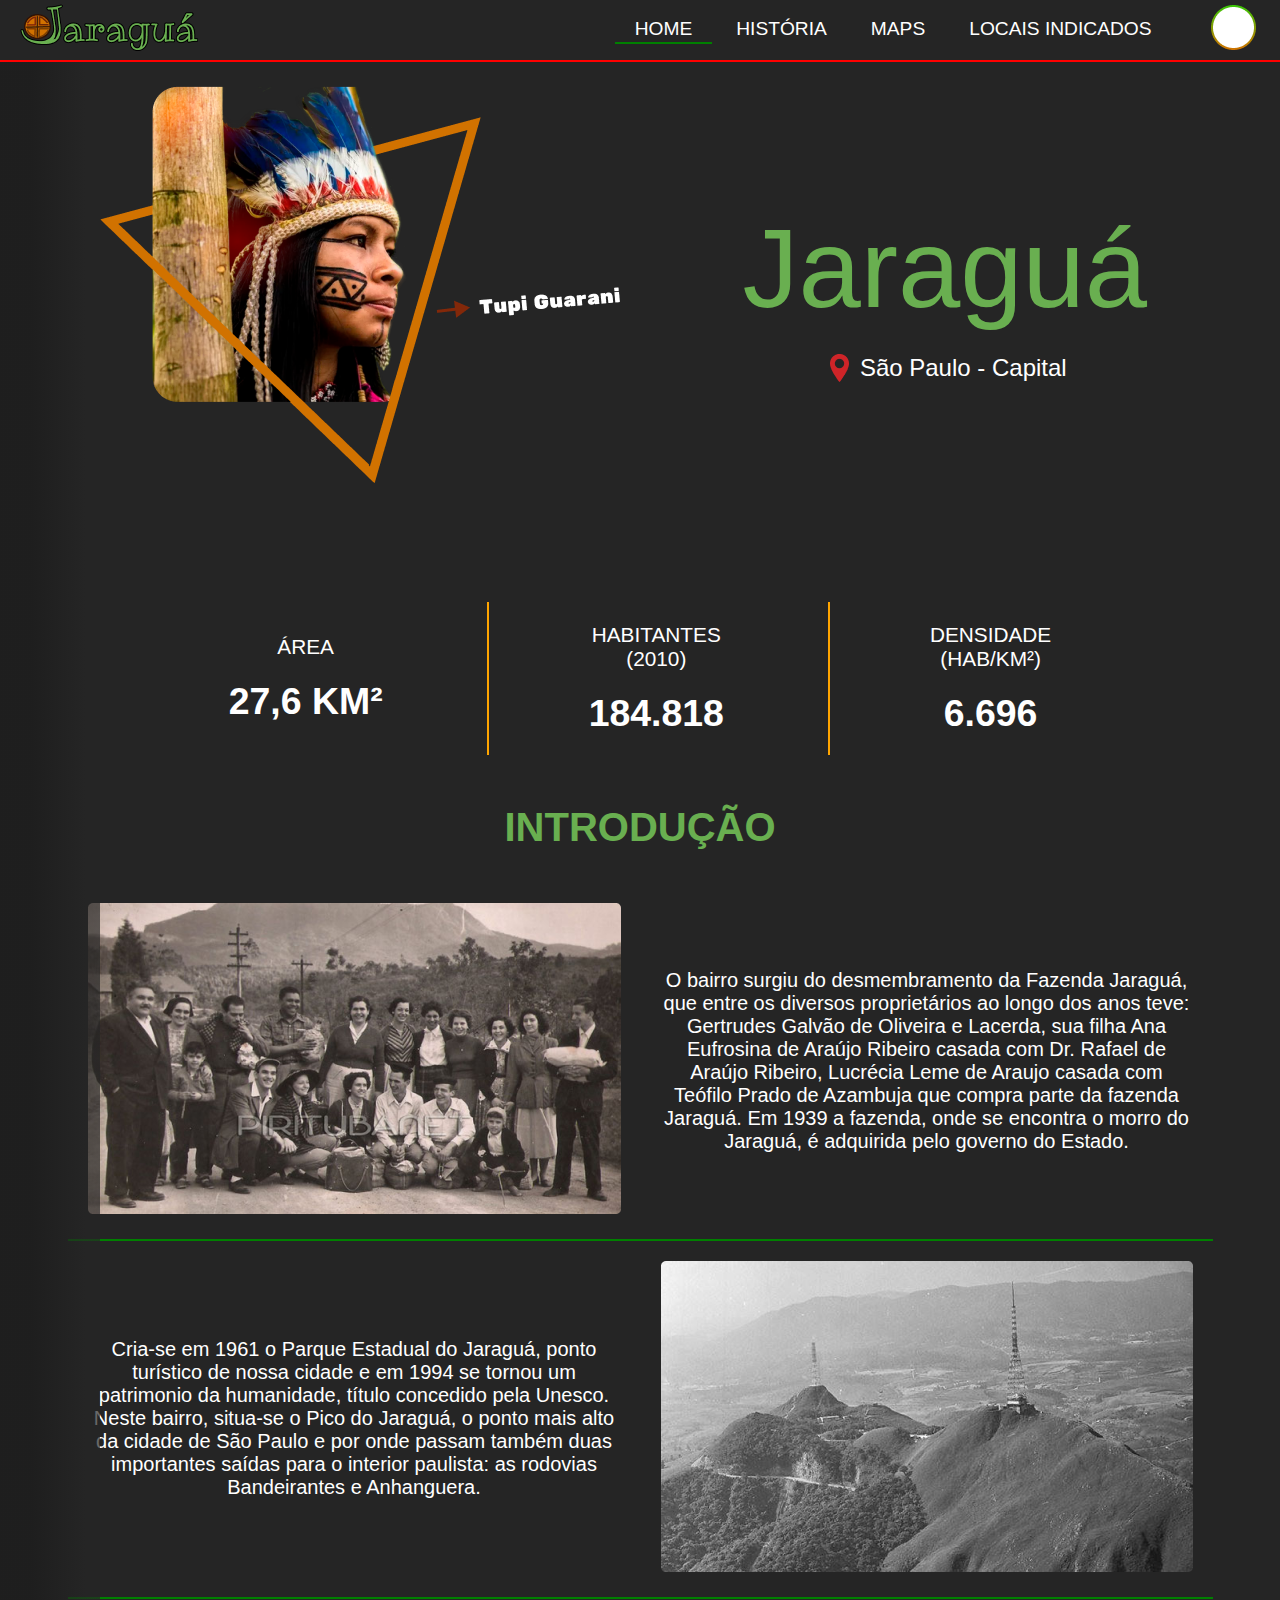
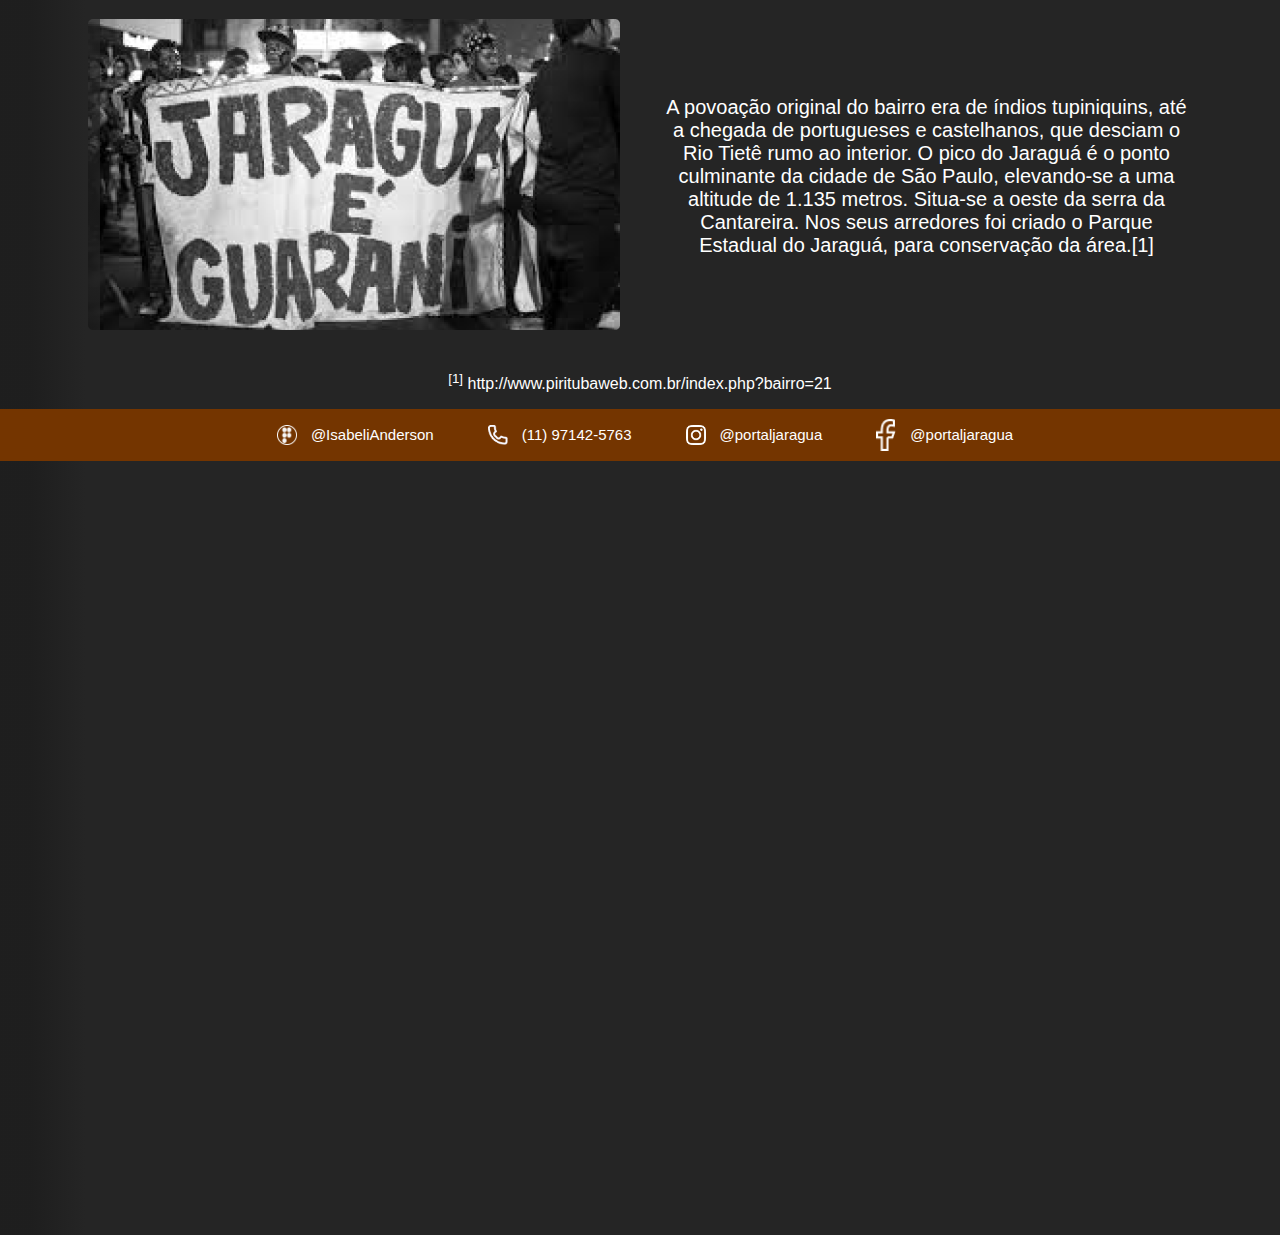
<file: site organizado/index.html>
<!DOCTYPE html><!--fonte-->
<html lang="pt-Br">
<head>
    <meta charset="UTF-8">
    <meta http-equiv="X-UA-Compatible" content="IE=edge">
    <meta name="viewport" content="width=device-width, initial-scale=1.0">
    <link href="http://fonts.cdnfonts.com/css/ribeye" rel="stylesheet">
    <link href="http://fonts.cdnfonts.com/css/ribeye-marrow" rel="stylesheet">   
    <link href="http://fonts.cdnfonts.com/css/inter" rel="stylesheet">            
    <link href="http://fonts.cdnfonts.com/css/imprima" rel="stylesheet"> 
    <link rel="stylesheet" href="style/menu.css">
    <link rel="stylesheet" href="style/home.css">
    <link rel="stylesheet" href="style/rodape.css">
    <link rel="shortcut icon" href="img/MENU E BASE IMG/icon.png" type="image/x-icon">
    <title>Site do Bairro</title>
    <style>
        nav li:nth-child(1){
            border-bottom: 2px solid green;
        }
        aside{
            height: 315%;
        }
    </style>
</head>
<body>
    <header>
        <div class="logo">
            <img src="img/MENU E BASE IMG/LOGO.png" alt="">
        </div>
        <nav>
            <ul>
                <li><a href="index.html">Home</a></li>
                <li><a href="historia.html">História</a></li>
                <li><a href="maps.html">Maps</a></li>
                <li><a href="locais.html">Locais Indicados</a></li>
            </ul>
        </nav>
        <div>
            <a href="logar.html"><img src="img/MENU E BASE IMG/ICON LOGIN.png" alt="" class="login"></a>
        </div>
    </header>
    <aside></aside>
    <main>
        <section>
            <div>
                <img src="img/MENU E BASE IMG/India.png" alt="">
            </div>
            <div>
                <h1>Jaraguá</h1>
                <div class="local">
                    <img src="img/MENU E BASE IMG/ICON LOCAL.png" alt="">
                    <p>São Paulo - Capital</p>
                </div>
            </div>
        </section>
        <section class="indice">
            <div>
                <ul>
                    <li>
                        <p>Área</p>
                        <p><span>27,6 km²</span></p>
                    </li>
                    <li>
                        <p>Habitantes<br>(2010)</p>
                        <p><span>184.818</span></p>
                    </li>
                    <li>
                        <p>Densidade<br>(hab/Km²)</p>
                        <p><span>6.696</span></p>
                    </li>
                </ul>
            </div>
        </section>
        <article>
            <h2>introdução</h2>
            <table id="home">
                <tr>
                    <td>
                        <img src="img/HOME IMG/IMG 1.png" alt="">
                    </td>
                    <td>
                        <p>O bairro surgiu do desmembramento da Fazenda Jaraguá, que entre os diversos proprietários ao longo dos anos teve: Gertrudes Galvão de Oliveira e Lacerda, sua filha Ana Eufrosina de Araújo Ribeiro casada com Dr. Rafael de Araújo Ribeiro, Lucrécia Leme de Araujo casada com Teófilo Prado de Azambuja que compra parte da fazenda Jaraguá. Em 1939 a fazenda, onde se encontra o morro do Jaraguá, é adquirida pelo governo do Estado.
                        </p>
                    </td>
                </tr>
                <tr>
                    <td>
                        <p>Cria-se em 1961 o Parque Estadual do Jaraguá, ponto turístico de nossa cidade e em 1994 se tornou um patrimonio da humanidade, título concedido pela Unesco.

                            Neste bairro, situa-se o Pico do Jaraguá, o ponto mais alto da cidade de São Paulo e por onde passam também duas importantes saídas para o interior paulista: as rodovias Bandeirantes e Anhanguera.</p>
                    </td>
                    <td>
                        <img src="img/HOME IMG/IMG 2.png" alt="">
                    </td>
                </tr>
                <tr>
                    <td>
                        <img src="img/HOME IMG/IMG 3.png" alt="">
                    </td>
                    <td>
                        <p>A povoação original do bairro era de índios tupiniquins, até a chegada de portugueses e castelhanos, que desciam o Rio Tietê rumo ao interior.
                            O pico do Jaraguá é o ponto culminante da cidade de São Paulo, elevando-se a uma altitude de 1.135 metros. Situa-se a oeste da serra da Cantareira. Nos seus arredores foi criado o Parque Estadual do Jaraguá, para conservação da área.[1]
                            </p>
                    </td>
                </tr>
            </table>
            <p class="fonte"><sup>[1]</sup> http://www.piritubaweb.com.br/index.php?bairro=21</p>
        </article>
    </main>
    <footer>
        <div>
            <img src="img/RODAPÉ/Figma Logo.png" alt="">
            <p><a href="https://www.figma.com/@isabelianderson">@IsabeliAnderson</a></p>
        </div>
        <div>
            <img src="img/RODAPÉ/icon.png" alt="">
            <p><a href="tel:11971425763">(11) 97142-5763</a></p>
        </div>
        <div>
            <img src="img/RODAPÉ/icon insta.png" alt="">
            <p><a href="https://www.instagram.com/portaljaragua/">@portaljaragua</a></p>
        </div>
        <div>
            <img src="img/RODAPÉ/Facebook.png" alt="">
            <p><a href="https://www.facebook.com/portaljaragua">@portaljaragua</a></p>
        </div>
    </footer>
</body>
</html
</file>
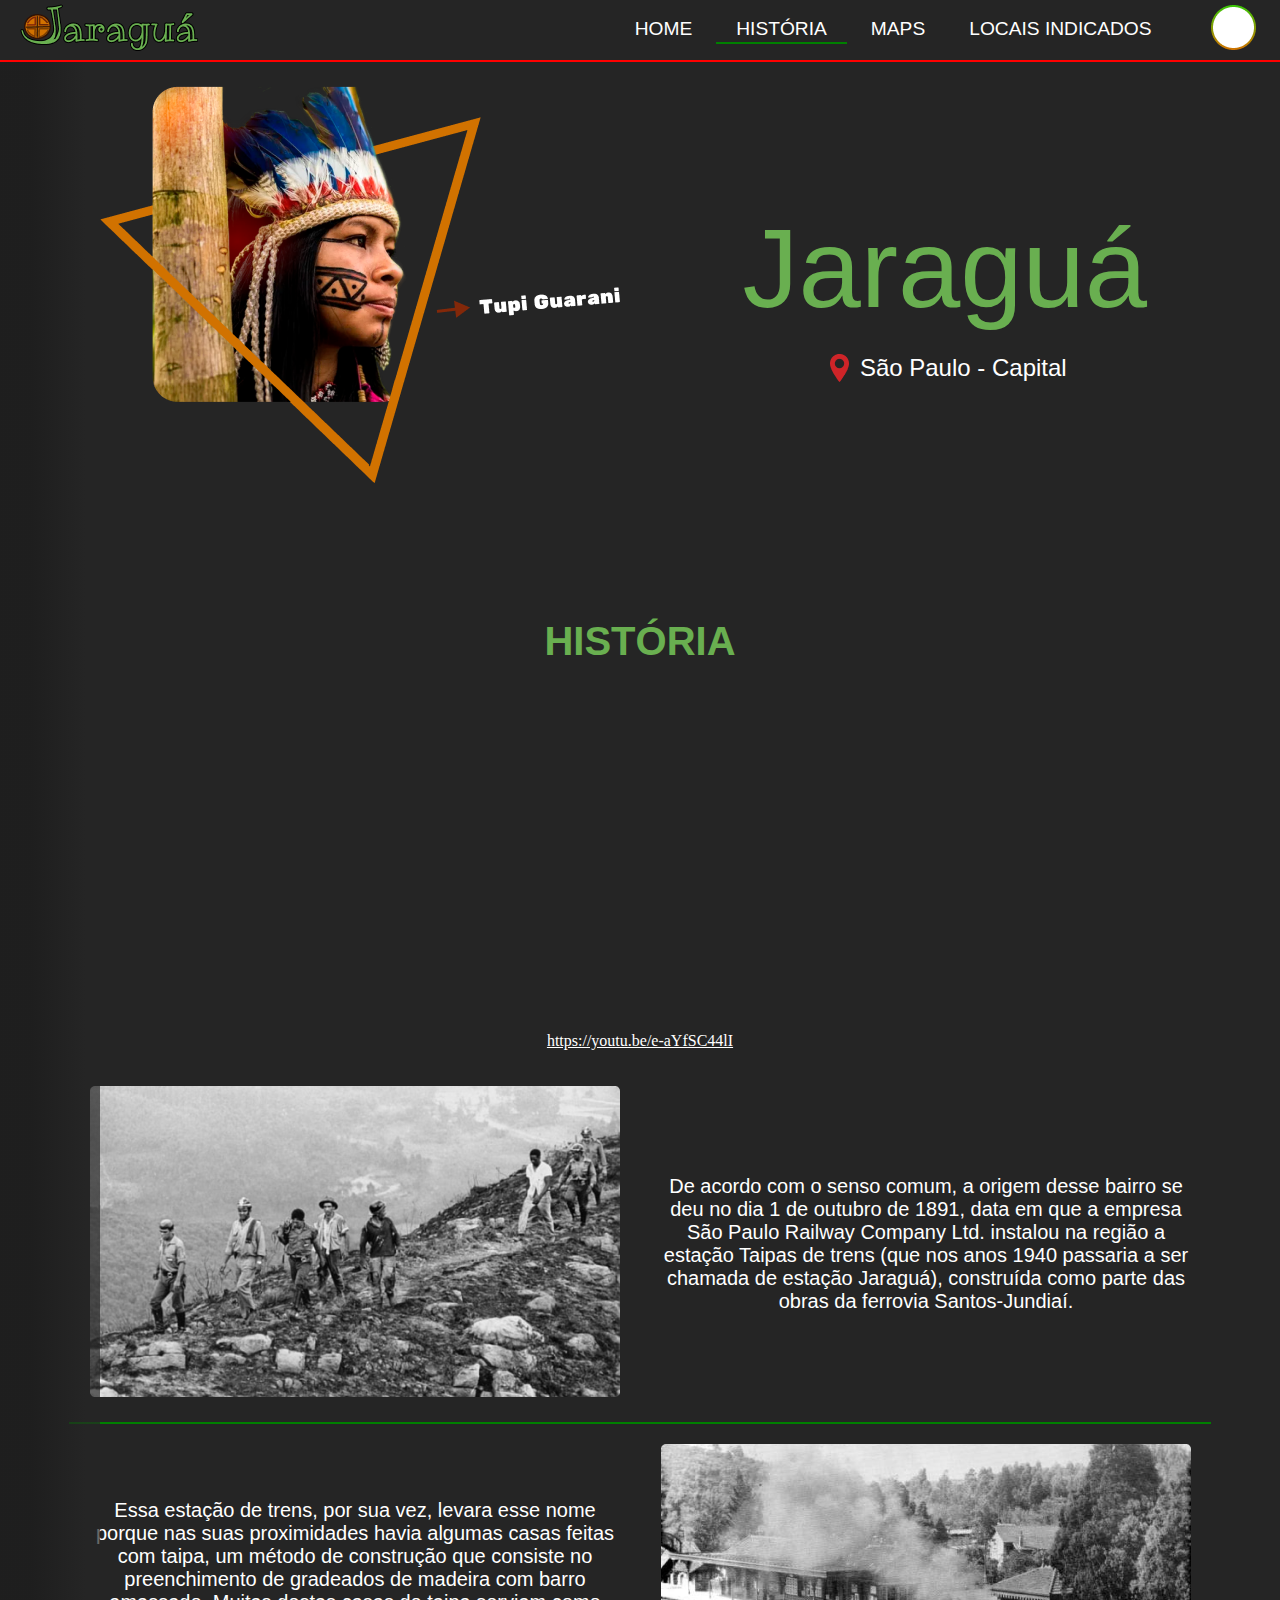
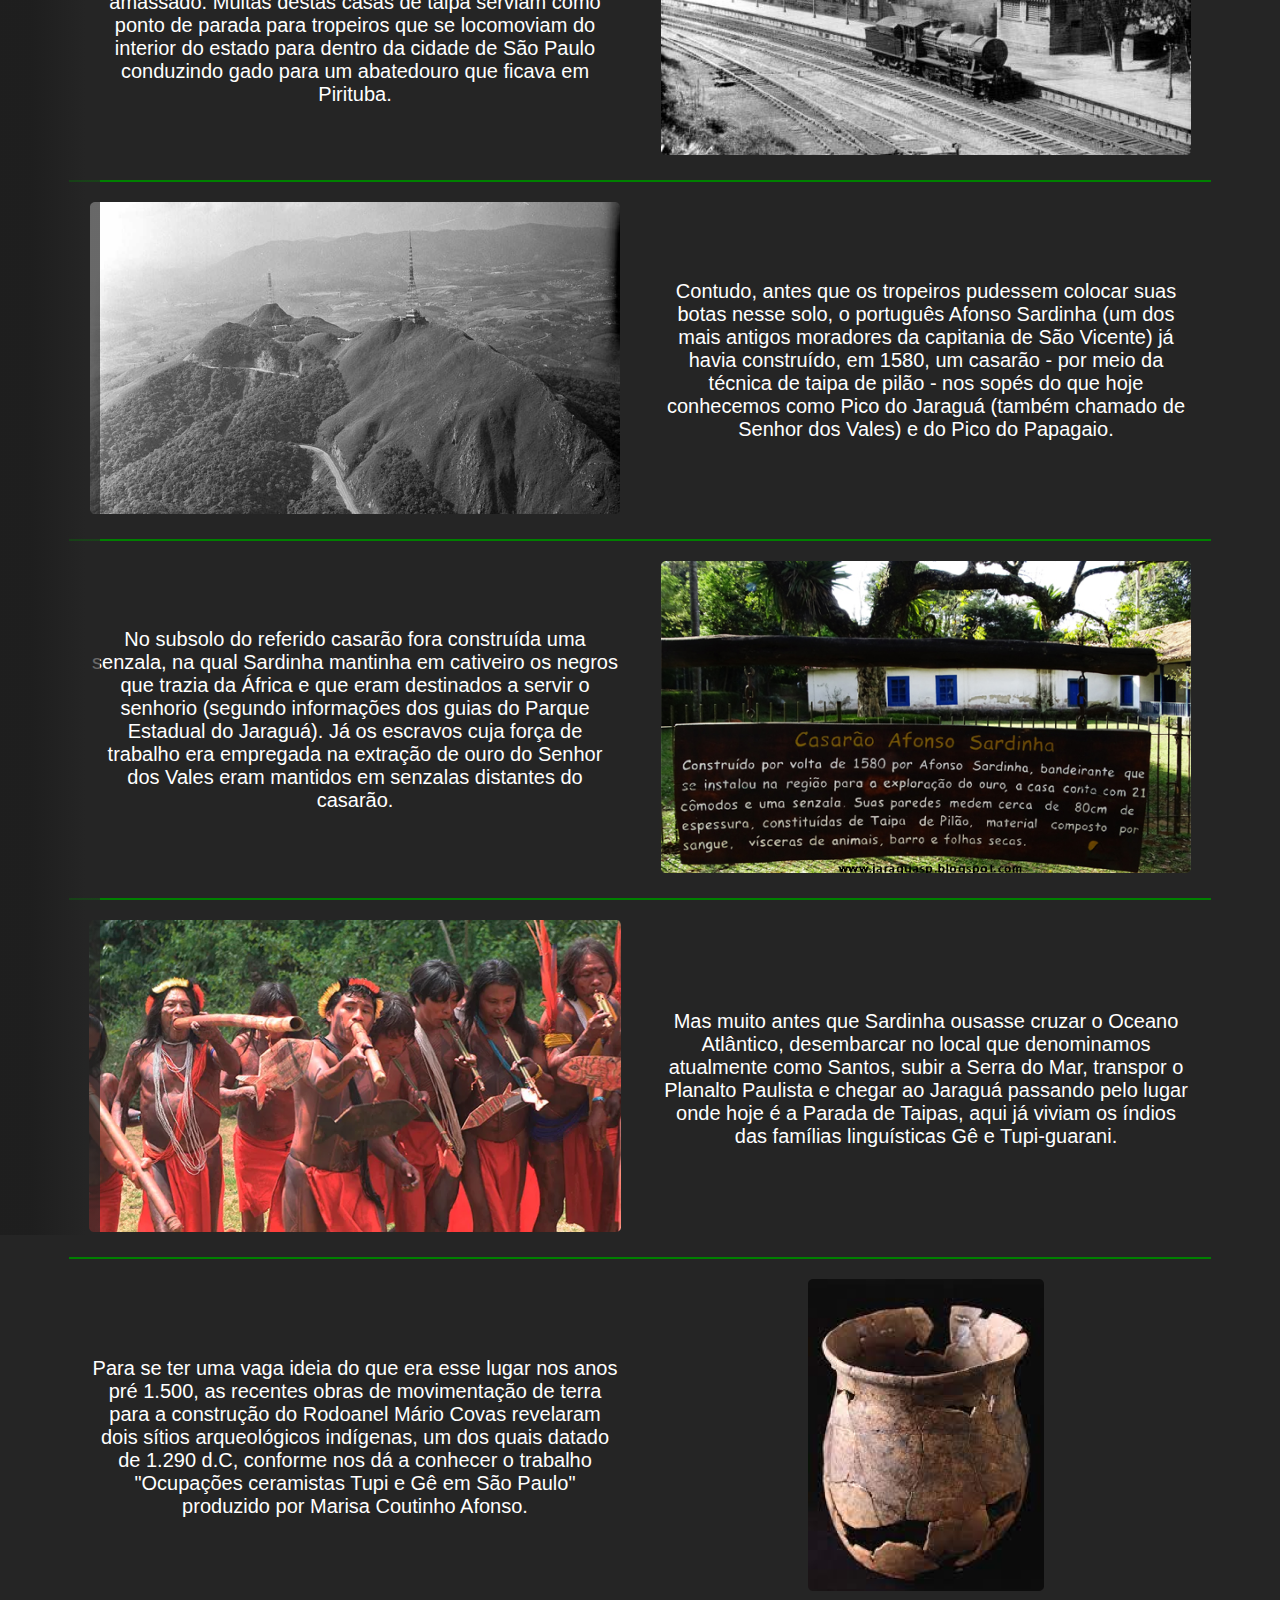
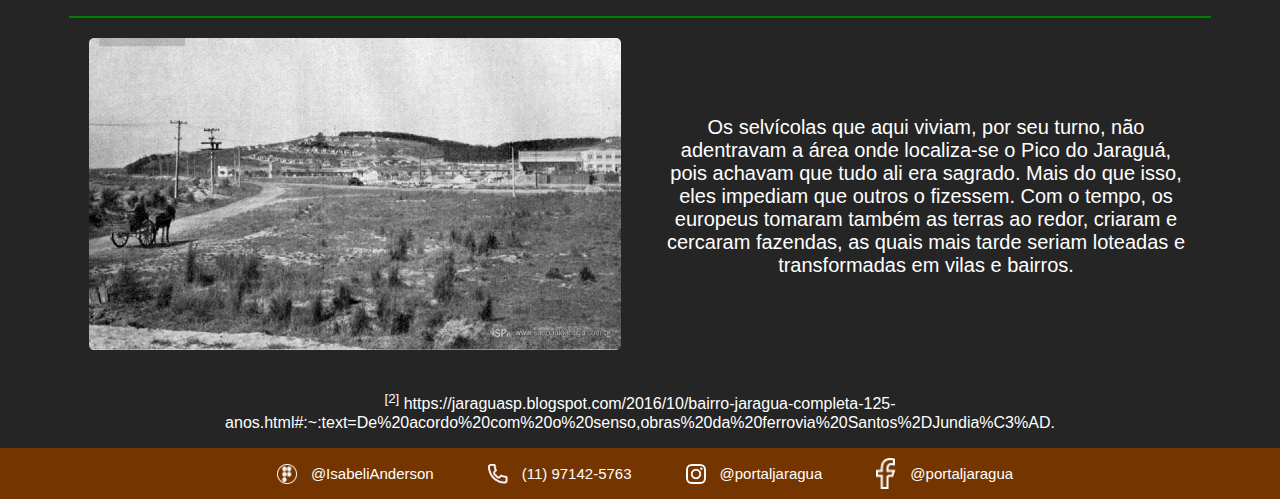
<file: site organizado/historia.html>
<!DOCTYPE html>
<html lang="pt-Br">
  <head>
    <meta charset="UTF-8" />
    <meta http-equiv="X-UA-Compatible" content="IE=edge" />
    <meta name="viewport" content="width=device-width, initial-scale=1.0" />
    <link href="http://fonts.cdnfonts.com/css/ribeye" rel="stylesheet" />
    <link href="http://fonts.cdnfonts.com/css/ribeye-marrow" rel="stylesheet" />
    <link href="http://fonts.cdnfonts.com/css/inter" rel="stylesheet" />
    <link href="http://fonts.cdnfonts.com/css/imprima" rel="stylesheet" />
    <link rel="stylesheet" href="style/menu.css" />
    <link rel="stylesheet" href="style/historia.css" />
    <link rel="stylesheet" href="style/rodape.css" />
    <link rel="shortcut icon" href="img/MENU E BASE IMG/icon.png" type="image/x-icon">
    <title>Site do Bairro</title>
    <style>
      nav li:nth-child(2) {
        border-bottom: 2px solid green;
      }
      aside {
        height: 315%;
      }
    </style>
  </head>
  <body>
    <header>
      <div class="logo">
        <img src="img/MENU E BASE IMG/LOGO.png" alt="" />
      </div>
      <nav>
        <ul>
          <li><a href="index.html">Home</a></li>
          <li><a href="historia.html">História</a></li>
          <li><a href="maps.html">Maps</a></li>
          <li><a href="locais.html">Locais Indicados</a></li>
        </ul>
      </nav>
      <div>
        <a href="logar.html"
          ><img src="img/MENU E BASE IMG/ICON LOGIN.png" alt="" class="login"
        /></a>
      </div>
    </header>
    <aside></aside>
    <main>
      <section>
        <div>
          <img src="img/MENU E BASE IMG/India.png" alt="" />
        </div>
        <div>
          <h1>Jaraguá</h1>
          <div class="local">
            <img src="img/MENU E BASE IMG/ICON LOCAL.png" alt="" />
            <p>São Paulo - Capital</p>
          </div>
        </div>
      </section>
      <article>
        <h2>História</h2>
        <iframe
          width="560"
          height="315"
          src="https://www.youtube.com/embed/e-aYfSC44lI"
          title="YouTube video player"
          frameborder="0"
          allow="accelerometer; autoplay; clipboard-write; encrypted-media; gyroscope; picture-in-picture"
          allowfullscreen
        ></iframe>
        <p>
          <a href="https://youtu.be/e-aYfSC44lI"
            >https://youtu.be/e-aYfSC44lI</a
          >
        </p>
        <table id="historia">
          <table id="historia">
            <tr class="text-left">
                <td>
                    <img src="img/HIST IMG/img 1.png" alt="imagem história do bairro">
                </td>
                <td>
                    <p>De acordo com o senso comum, a origem desse bairro se deu no dia
                      1 de outubro de 1891, data em que a empresa São Paulo Railway
                      Company Ltd. instalou na região a estação Taipas de trens (que
                      nos anos 1940 passaria a ser chamada de estação Jaraguá),
                      construída como parte das obras da ferrovia Santos-Jundiaí.
                    </p>
                </td>
            </tr>
            <tr class="text-right">
                <td>
                    <p>Essa estação de trens, por sua vez, levara esse nome porque nas suas proximidades havia algumas casas feitas com taipa, um método de construção que consiste no preenchimento de gradeados de madeira com barro amassado.
                    Muitas destas casas de taipa serviam como ponto de parada para tropeiros que se locomoviam do interior do estado para dentro da cidade de São Paulo conduzindo gado para um abatedouro que ficava em Pirituba.</p>
                </td>
                <td>
                    <img src="img/HIST IMG/img 2.png" alt="imagem história do bairro">
                </td>
            </tr>
            <tr class="text-left">
                <td>
                    <img src="img/HIST IMG/img 3.png" alt="imagem história do bairro">
                </td>
                <td>
                    <p>Contudo, antes que os tropeiros pudessem colocar suas botas nesse solo, o português Afonso Sardinha (um dos mais antigos moradores da capitania de São Vicente) já havia construído, em 1580, um casarão - por meio da técnica de taipa de pilão - nos sopés do que hoje conhecemos como Pico do Jaraguá (também chamado de Senhor dos Vales) e do Pico do Papagaio.</p>
                </td>
            </tr>
            <tr class="text-right">
              <td>
                  <p>No subsolo do referido casarão fora construída uma senzala, na qual Sardinha mantinha em cativeiro os negros que trazia da África e que eram destinados a servir o senhorio (segundo informações dos guias do Parque Estadual do Jaraguá). Já os escravos cuja força de trabalho era empregada na extração de ouro do Senhor dos Vales eram mantidos em senzalas distantes do casarão.</p>
              </td>
              <td>
                  <img src="img/HIST IMG/img 4.png" alt="imagem história do bairro">
              </td>
          </tr>
          <tr class="text-left">
            <td>
              <img src="img/HIST IMG/img 5.png" alt="imagem história do bairro">
            </td>
            <td>
              <p>Mas muito antes que Sardinha ousasse cruzar o Oceano Atlântico, desembarcar no local que denominamos atualmente como Santos, subir a Serra do Mar, transpor o Planalto Paulista e chegar ao Jaraguá passando pelo lugar onde hoje é a Parada de Taipas, aqui já viviam os índios das famílias linguísticas Gê e Tupi-guarani.</p>
            </td>
          </tr>
          <tr class="text-right">
            <td>
              <p>Para se ter uma vaga ideia do que era esse lugar nos anos pré 1.500, as recentes obras de movimentação de terra para a construção do Rodoanel Mário Covas revelaram dois sítios arqueológicos indígenas, um dos quais datado de 1.290 d.C, conforme nos dá a conhecer o trabalho "Ocupações ceramistas Tupi e Gê em São Paulo" produzido por Marisa Coutinho Afonso.</p>
            </td>
            <td>
              <img src="img/HIST IMG/img 6.png" alt="imagem história do bairro">
            </td>
          </tr>
          <tr class="text-left">
            <td>
              <img src="img/HIST IMG/img 7.png" alt="imagem história do bairro">
            </td>
            <td>
              <p>Os selvícolas que aqui viviam, por seu turno, não adentravam a área onde localiza-se o Pico do Jaraguá, pois achavam que tudo ali era sagrado. Mais do que isso, eles impediam que outros o fizessem. Com o tempo, os europeus tomaram também as terras ao redor, criaram e cercaram fazendas, as quais mais tarde seriam loteadas e transformadas em vilas e bairros.</p>
            </td>
          </tr>
        </table>
        <p class="fonte">
          <sup>[2]</sup>
          https://jaraguasp.blogspot.com/2016/10/bairro-jaragua-completa-125-anos.html#:~:text=De%20acordo%20com%20o%20senso,obras%20da%20ferrovia%20Santos%2DJundia%C3%AD.
        </p>
      </article>
    </main>
    <footer>
      <div>
        <img src="img/RODAPÉ/Figma Logo.png" alt="" />
        <p><a href="https://www.figma.com/@isabelianderson">@IsabeliAnderson</a></p>
      </div>
      <div>
        <img src="img/RODAPÉ/icon.png" alt="" />
        <p><a href="tel:11971425763">(11) 97142-5763</a></p>
      </div>
      <div>
        <img src="img/RODAPÉ/icon insta.png" alt="" />
        <p><a href="https://www.instagram.com/portaljaragua/">@portaljaragua</a></p>
      </div>
      <div>
        <img src="img/RODAPÉ/Facebook.png" alt="" />
        <p><a href="https://www.facebook.com/portaljaragua">@portaljaragua</a></p>
      </div>
    </footer>
  </body>
</html>
</file>
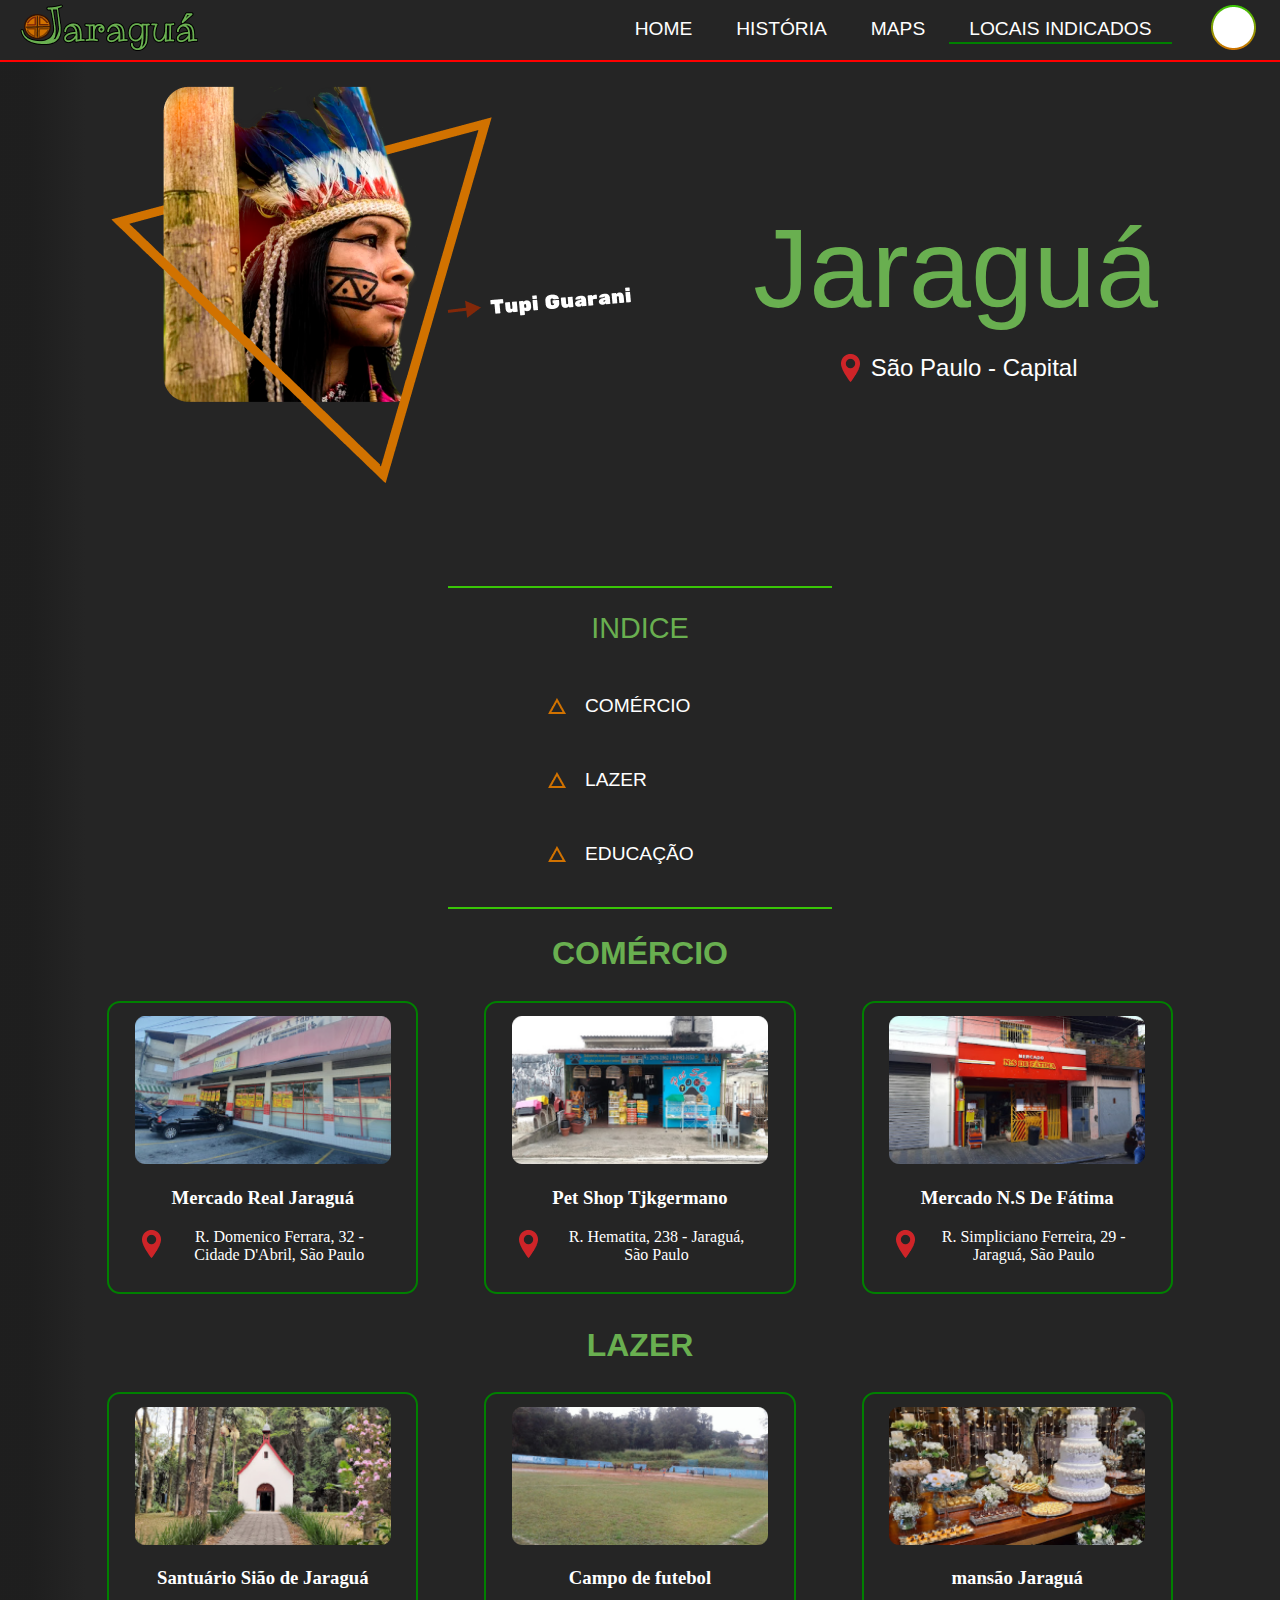
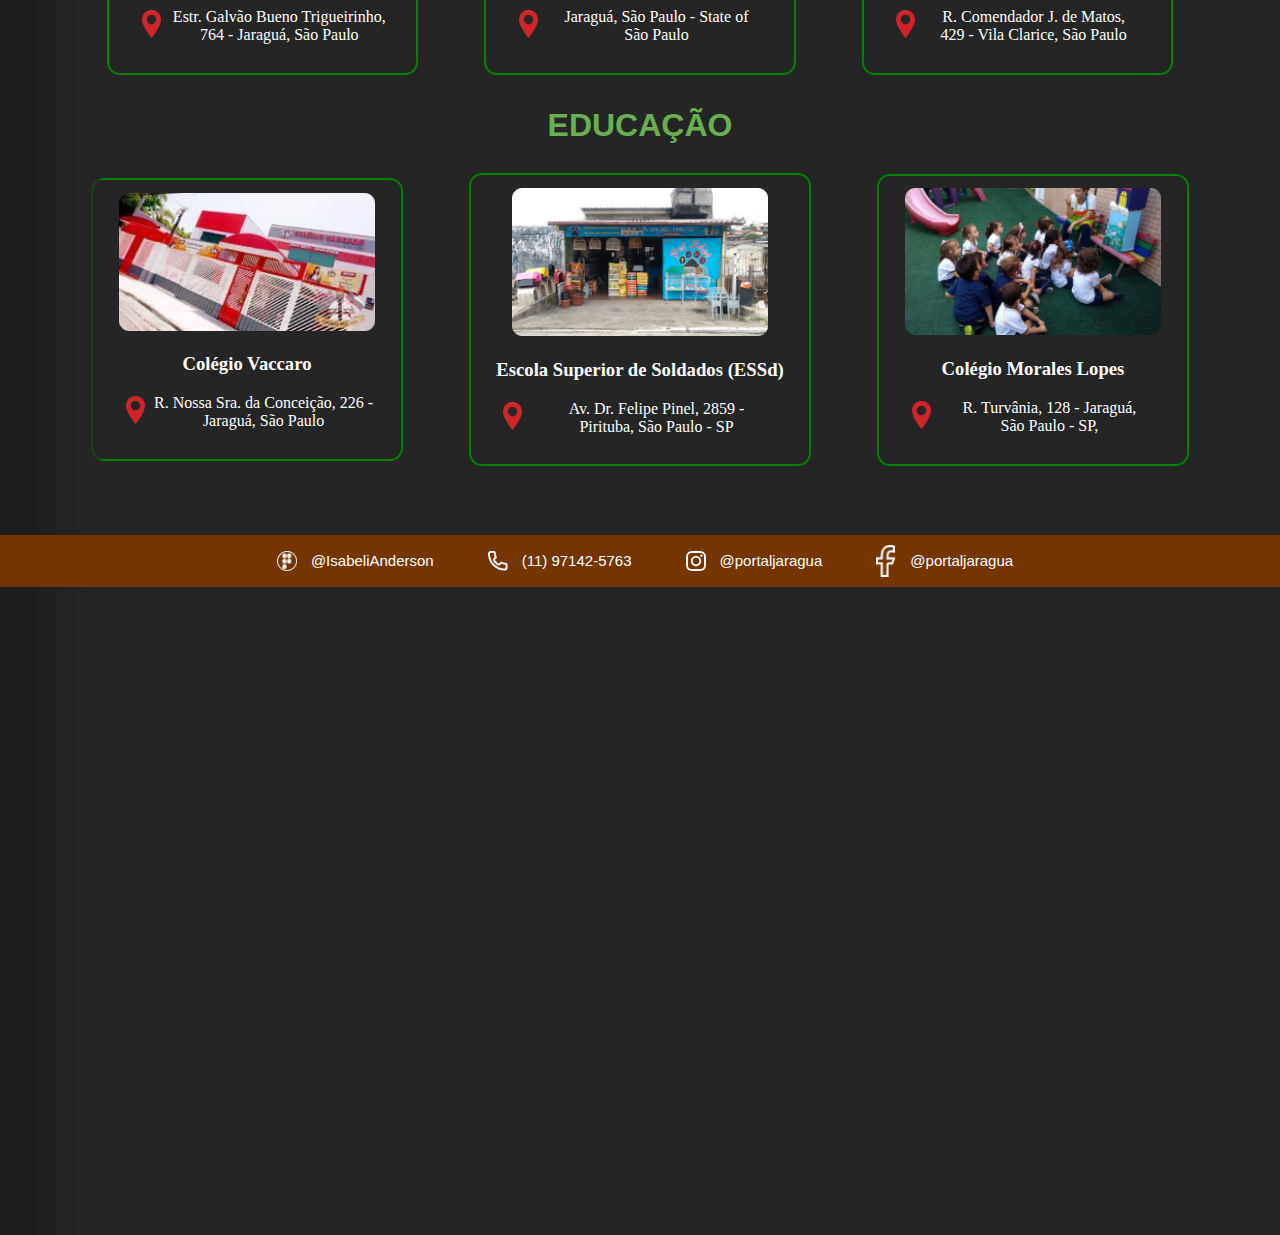
<file: site organizado/locais.html>
<!DOCTYPE html>
<html lang="pt-Br">
  <head>
    <meta charset="UTF-8" />
    <meta http-equiv="X-UA-Compatible" content="IE=edge" />
    <meta name="viewport" content="width=device-width, initial-scale=1.0" />
    <link href="http://fonts.cdnfonts.com/css/ribeye" rel="stylesheet" />
    <link href="http://fonts.cdnfonts.com/css/ribeye-marrow" rel="stylesheet" />
    <link href="http://fonts.cdnfonts.com/css/inter" rel="stylesheet" />
    <link href="http://fonts.cdnfonts.com/css/imprima" rel="stylesheet" />
    <link rel="stylesheet" href="style/menu.css" />
    <link rel="stylesheet" href="style/locais.css" />
    <link rel="stylesheet" href="style/rodape.css" />
    <link rel="shortcut icon" href="img/MENU E BASE IMG/icon.png" type="image/x-icon">
    <title>Site do Bairro</title>
    <style>
      nav li:nth-child(4) {
        border-bottom: 2px solid green;
      }
      aside {
        height: 315%;
      }
    </style>
  </head>
  <body>
    <header>
      <div class="logo">
        <img src="img/MENU E BASE IMG/LOGO.png" alt="" />
      </div>
      <nav>
        <ul>
          <li><a href="index.html">Home</a></li>
          <li><a href="historia.html">História</a></li>
          <li><a href="maps.html">Maps</a></li>
          <li><a href="locais.html">Locais Indicados</a></li>
        </ul>
      </nav>
      <div>
        <a href="logar.html">
          <img src="img/MENU E BASE IMG/ICON LOGIN.png" alt="" class="login" />
        </a>
      </div>
    </header>
    <aside></aside>
    <main style="margin-bottom: 7vh">
      <section>
        <div>
          <img src="img/MENU E BASE IMG/India.png" alt="" />
        </div>
        <div>
          <h1>Jaraguá</h1>
          <div class="local">
            <img src="img/MENU E BASE IMG/ICON LOCAL.png" alt="" />
            <p>São Paulo - Capital</p>
          </div>
        </div>
      </section>
      <section class="indice">
        <div>
          <h2>indice</h2>
          <ul>
            <li>
              <img src="img/indice.png" alt="" />
              <p><a href="#comercio">Comércio</a></p>
            </li>
            <li>
              <img src="img/indice.png" alt="" />
              <p><a href="#lazer">Lazer</a></p>
            </li>
            <li>
              <img src="img/indice.png" alt="" />
              <p><a href="#educacao">Educação</a></p>
            </li>
          </ul>
        </div>
      </section>
      <section id="comercio">
        <h2>Comércio</h2>
        <table class="cardmae">
          <tr>
            <td>
              <div class="card">
                <img src="img\LOCAIS INDICADOS IMG\2021-10-23.png" alt="" />
                <h3>Mercado Real Jaraguá</h3>
                <div class="endereço">
                  <img src="img/MENU E BASE IMG/ICON LOCAL.png" alt="" />
                  <p>
                    R. Domenico Ferrara, 32 - <br />Cidade D'Abril, São Paulo
                  </p>
                </div>
              </div>
            </td>
            <td>
              <div class="card">
                <img src="img\LOCAIS INDICADOS IMG\2021-10-23 1.png" alt="" />
                <h3>Pet Shop Tjkgermano</h3>
                <div class="endereço">
                  <img src="img/MENU E BASE IMG/ICON LOCAL.png" alt="" />
                  <p>
                    R. Hematita, 238 - Jaraguá, <br />
                    São Paulo
                  </p>
                </div>
              </div>
            </td>
            <td>
              <div class="card">
                <img src="img\LOCAIS INDICADOS IMG\2021-10-2.png" alt="" />
                <h3>Mercado N.S De Fátima</h3>
                <div class="endereço">
                  <img src="img/MENU E BASE IMG/ICON LOCAL.png" alt="" />
                  <p>
                    R. Simpliciano Ferreira, 29 - <br />
                    Jaraguá, São Paulo
                  </p>
                </div>
              </div>
            </td>
          </tr>
        </table>
      </section>
      <section id="lazer">
        <h2>Lazer</h2>
        <table class="cardmae">
          <tr>
            <td>
              <div class="card">
                <img src="img\LOCAIS INDICADOS IMG\image 5.png" alt="" />
                <h3>Santuário Sião de Jaraguá</h3>
                <div class="endereço">
                  <img src="img/MENU E BASE IMG/ICON LOCAL.png" alt="" />
                  <p>
                    Estr. Galvão Bueno Trigueirinho, <br />
                    764 - Jaraguá, São Paulo
                  </p>
                </div>
              </div>
            </td>
            <td>
              <div class="card">
                <img src="img\LOCAIS INDICADOS IMG\image 4.png" alt="" />
                <h3>Campo de futebol</h3>
                <div class="endereço">
                  <img src="img/MENU E BASE IMG/ICON LOCAL.png" alt="" />
                  <p>
                    Jaraguá, São Paulo - State of <br />
                    São Paulo
                  </p>
                </div>
              </div>
            </td>
            <td>
              <div class="card">
                <img src="img\LOCAIS INDICADOS IMG\image 53.png" alt="" />
                <h3>mansão Jaraguá</h3>
                <div class="endereço">
                  <img src="img/MENU E BASE IMG/ICON LOCAL.png" alt="" />
                  <p>
                    R. Comendador J. de Matos, <br />
                    429 - Vila Clarice, São Paulo
                  </p>
                </div>
              </div>
            </td>
          </tr>
        </table>
      </section>
      <section id="educacao">
        <h2>Educação</h2>
        <table class="cardmae">
          <tr>
            <td>
              <div class="card">
                <img src="img\LOCAIS INDICADOS IMG\image 2.png" alt="" />
                <h3>Colégio Vaccaro</h3>
                <div class="endereço">
                  <img src="img/MENU E BASE IMG/ICON LOCAL.png" alt="" />
                  <p>
                    R. Nossa Sra. da Conceição, 226 - <br />
                    Jaraguá, São Paulo
                  </p>
                </div>
              </div>
            </td>
            <td>
              <div class="card">
                <img src="img\LOCAIS INDICADOS IMG\2021-10-23 1.png" alt="" />
                <h3>Escola Superior de Soldados (ESSd)</h3>
                <div class="endereço">
                  <img src="img/MENU E BASE IMG/ICON LOCAL.png" alt="" />
                  <p>
                    Av. Dr. Felipe Pinel, 2859 - <br />
                    Pirituba, São Paulo - SP
                  </p>
                </div>
              </div>
            </td>
            <td>
              <div class="card">
                <img src="img\LOCAIS INDICADOS IMG\image 36.png" alt="" />
                <h3>Colégio Morales Lopes</h3>
                <div class="endereço">
                  <img src="img/MENU E BASE IMG/ICON LOCAL.png" alt="" />
                  <p>
                    R. Turvânia, 128 - Jaraguá, <br />
                    São Paulo - SP,
                  </p>
                </div>
              </div>
            </td>
          </tr>
        </table>
      </section>
    </main>
    <footer>
      <div>
        <img src="img/RODAPÉ/Figma Logo.png" alt="" />
        <p><a href="https://www.figma.com/@isabelianderson">@IsabeliAnderson</a></p>
      </div>
      <div>
        <img src="img/RODAPÉ/icon.png" alt="" />
        <p><a href="tel:11971425763">(11) 97142-5763</a></p>
      </div>
      <div>
        <img src="img/RODAPÉ/icon insta.png" alt="" />
        <p><a href="https://www.instagram.com/portaljaragua/">@portaljaragua</a></p>
      </div>
      <div>
        <img src="img/RODAPÉ/Facebook.png" alt="" />
        <p><a href="https://www.facebook.com/portaljaragua">@portaljaragua</a></p>
      </div>
    </footer>
  </body>
</html>
</file>
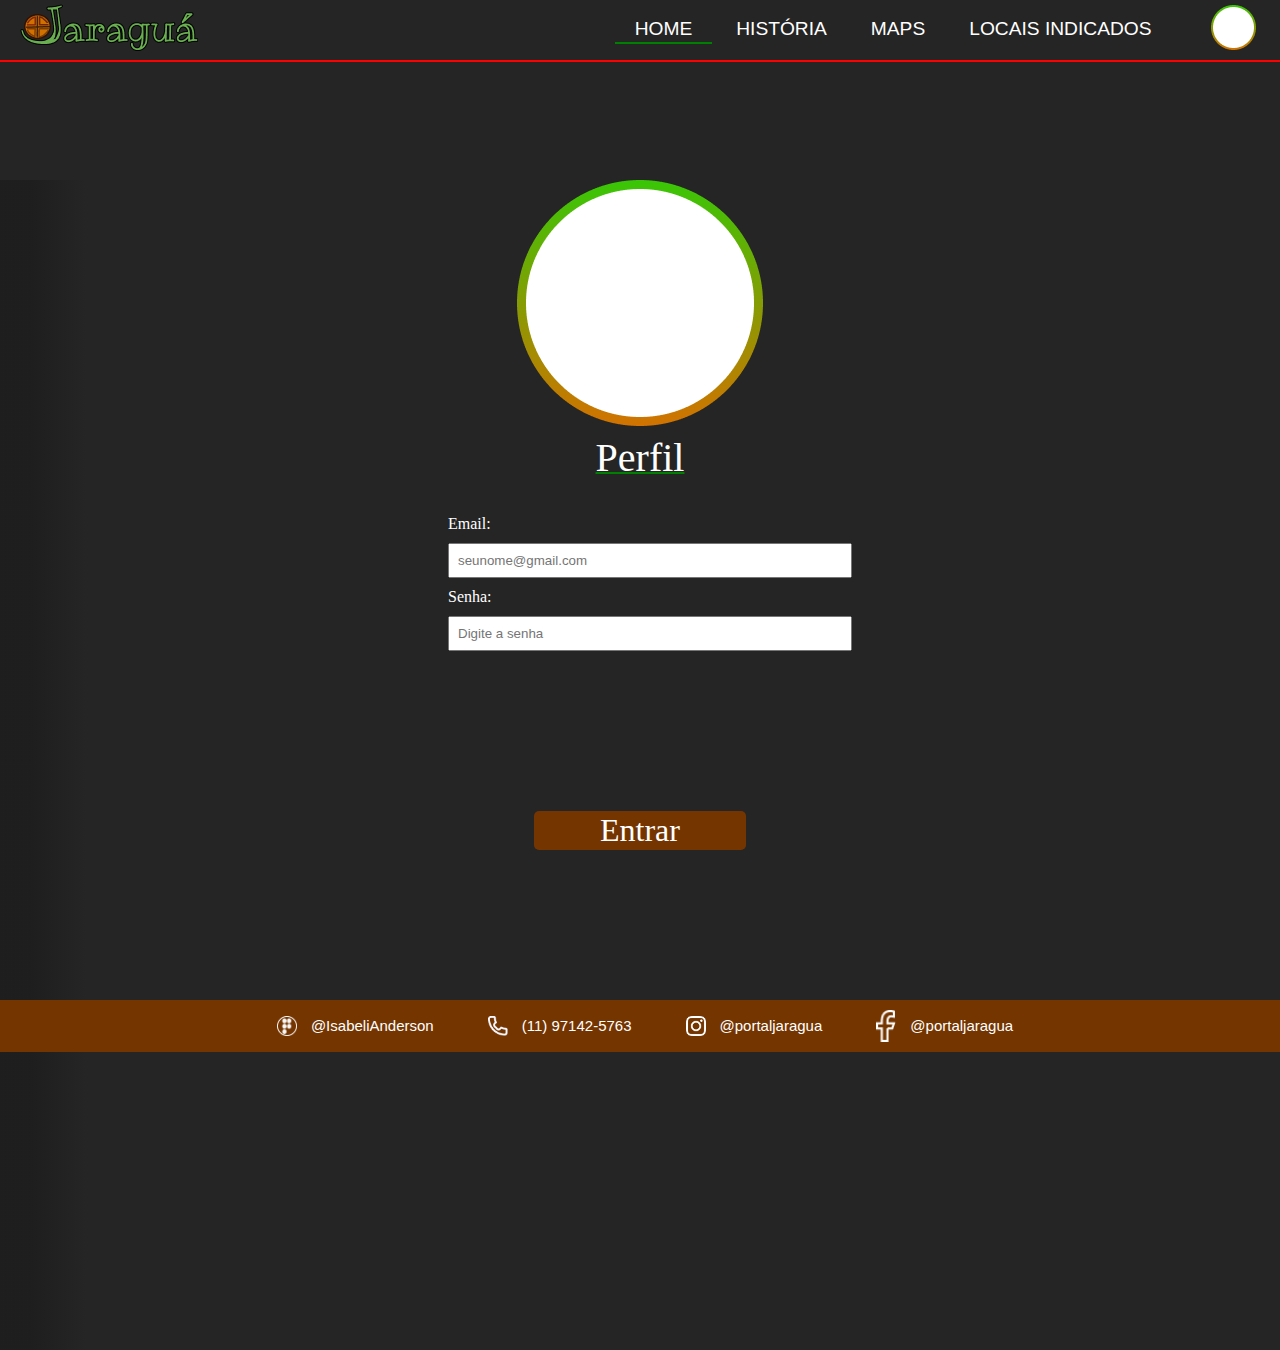
<file: site organizado/logar.html>
<!DOCTYPE html><!--fonte-->
<html lang="pt-Br">
<head>
    <meta charset="UTF-8">
    <meta http-equiv="X-UA-Compatible" content="IE=edge">
    <meta name="viewport" content="width=device-width, initial-scale=1.0">
    <link href="http://fonts.cdnfonts.com/css/ribeye" rel="stylesheet">
    <link href="http://fonts.cdnfonts.com/css/ribeye-marrow" rel="stylesheet">   
    <link href="http://fonts.cdnfonts.com/css/inter" rel="stylesheet">            
    <link href="http://fonts.cdnfonts.com/css/imprima" rel="stylesheet"> 
    <link rel="stylesheet" href="style/menu.css">
    <link rel="stylesheet" href="style/home.css">
    <link rel="stylesheet" href="style/rodape.css">
    <link rel="stylesheet" href="style/login.css">
    <link rel="shortcut icon" href="img/MENU E BASE IMG/icon.png" type="image/x-icon">
    <title>Site do Bairro</title>
    <style>
        nav li:nth-child(1){
            border-bottom: 2px solid green;
        }
        aside{
            height: 130%;
        }
    </style>
</head>
<body>
    <header>
        <div class="logo">
            <img src="img/MENU E BASE IMG/LOGO.png" alt="">
        </div>
        <nav>
            <ul>
                <li><a href="index.html">Home</a></li>
                <li><a href="historia.html">História</a></li>
                <li><a href="maps.html">Maps</a></li>
                <li><a href="locais.html">Locais Indicados</a></li>
            </ul>
        </nav>
        <div>
            <a href="logar.html"><img src="img/MENU E BASE IMG/ICON LOGIN.png" alt="" class="login"></a>
        </div>
    </header>
    <aside></aside>
    <main>
        <div class="formulario">
            <img src="img/FORMULARIO LOGIN IMG/login 3.png" alt="Imagem de perfil" id="img-login">
            <h2>Perfil</h2>
            <form action="">
                <div>
                    <div class="email">
                        <p>Email:</p>
                        <input type="text" placeholder="seunome@gmail.com">
                    </div>
                </div>
                <div class="senha">
                    <p>Senha:</p>
                    <input type="password" name="" placeholder="Digite a senha">
                </div>
            </form>
            <button class="entrar"><a href ="index.html">Entrar</a></button>
        </div>
    </main>
    <footer>
        <div>
          <img src="img/RODAPÉ/Figma Logo.png" alt="" />
          <p><a href="">@IsabeliAnderson</a></p>
        </div>
        <div>
          <img src="img/RODAPÉ/icon.png" alt="" />
          <p><a href="tel:11971425763">(11) 97142-5763</a></p>
        </div>
        <div>
          <img src="img/RODAPÉ/icon insta.png" alt="" />
          <p><a href="">@portaljaragua</a></p>
        </div>
        <div>
          <img src="img/RODAPÉ/Facebook.png" alt="" />
          <p><a href="">@portaljaragua</a></p>
        </div>
      </footer>
    </body>
</html>
</file>
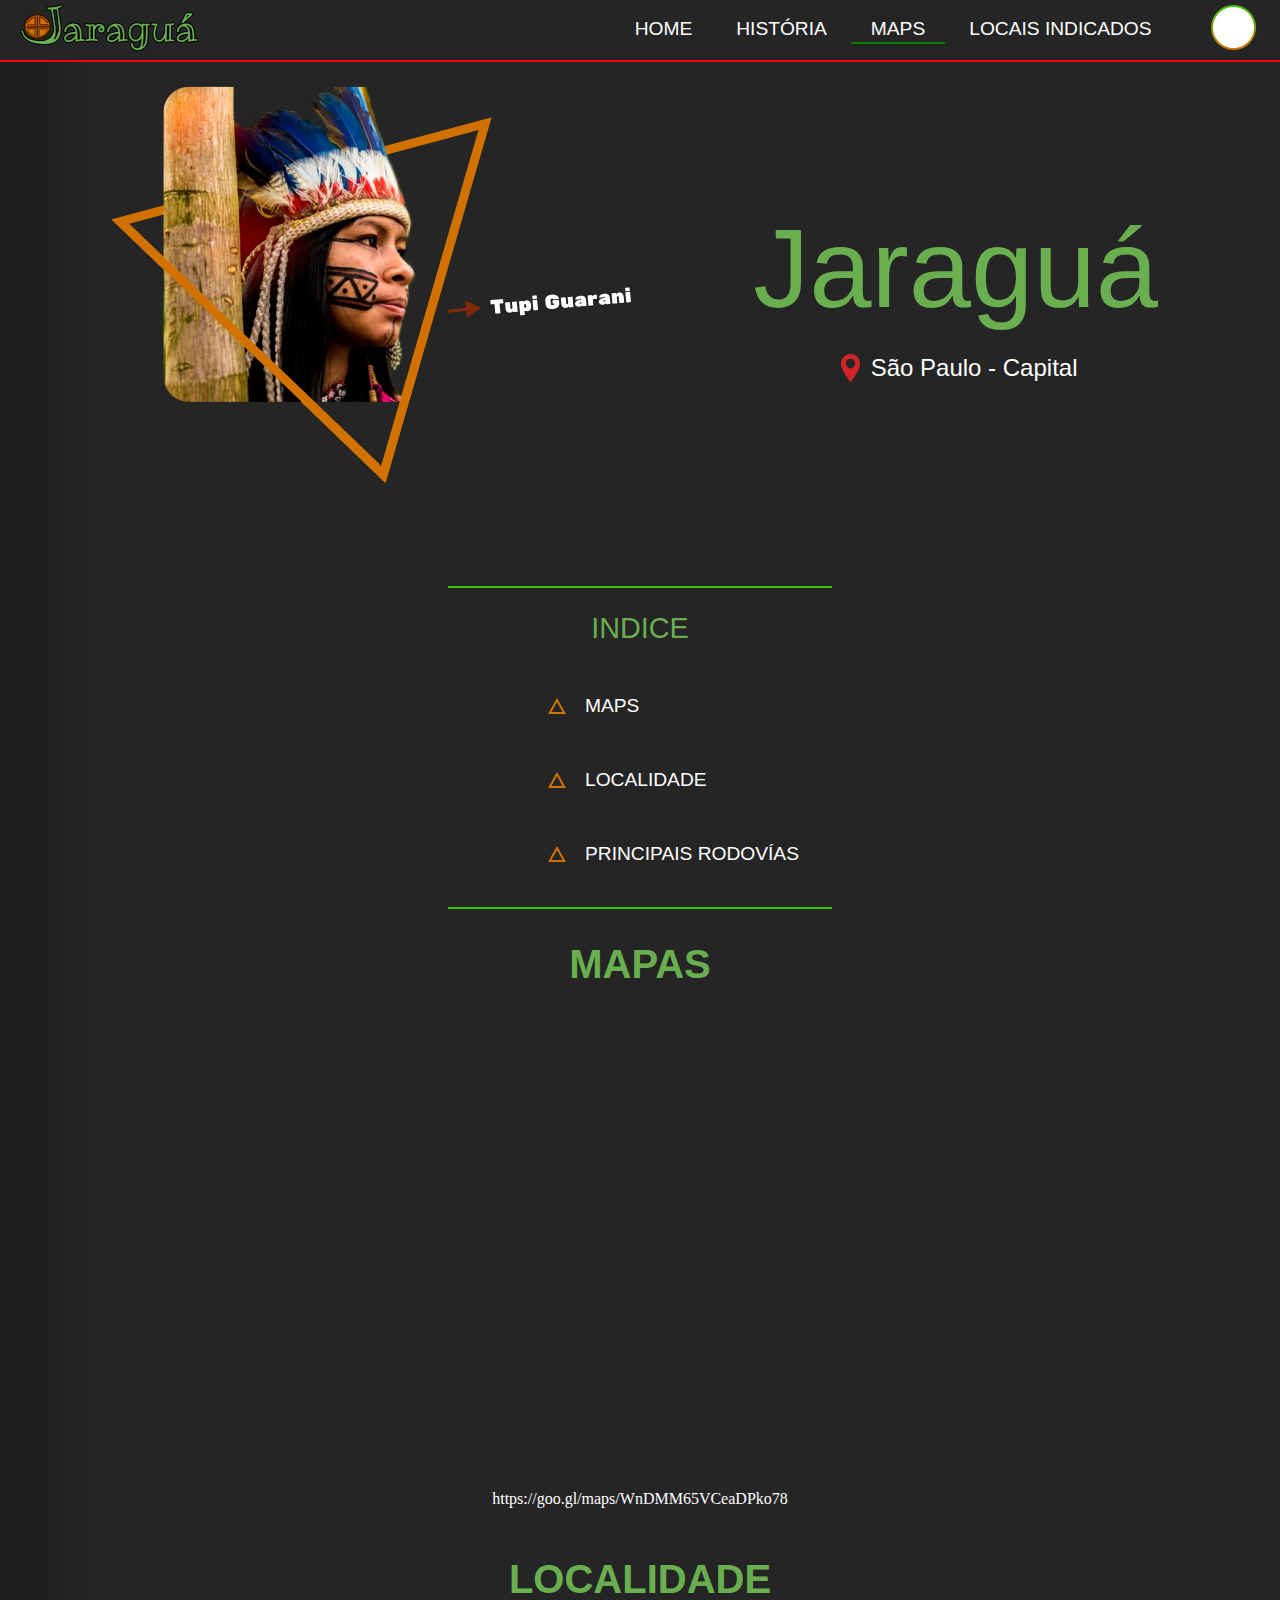
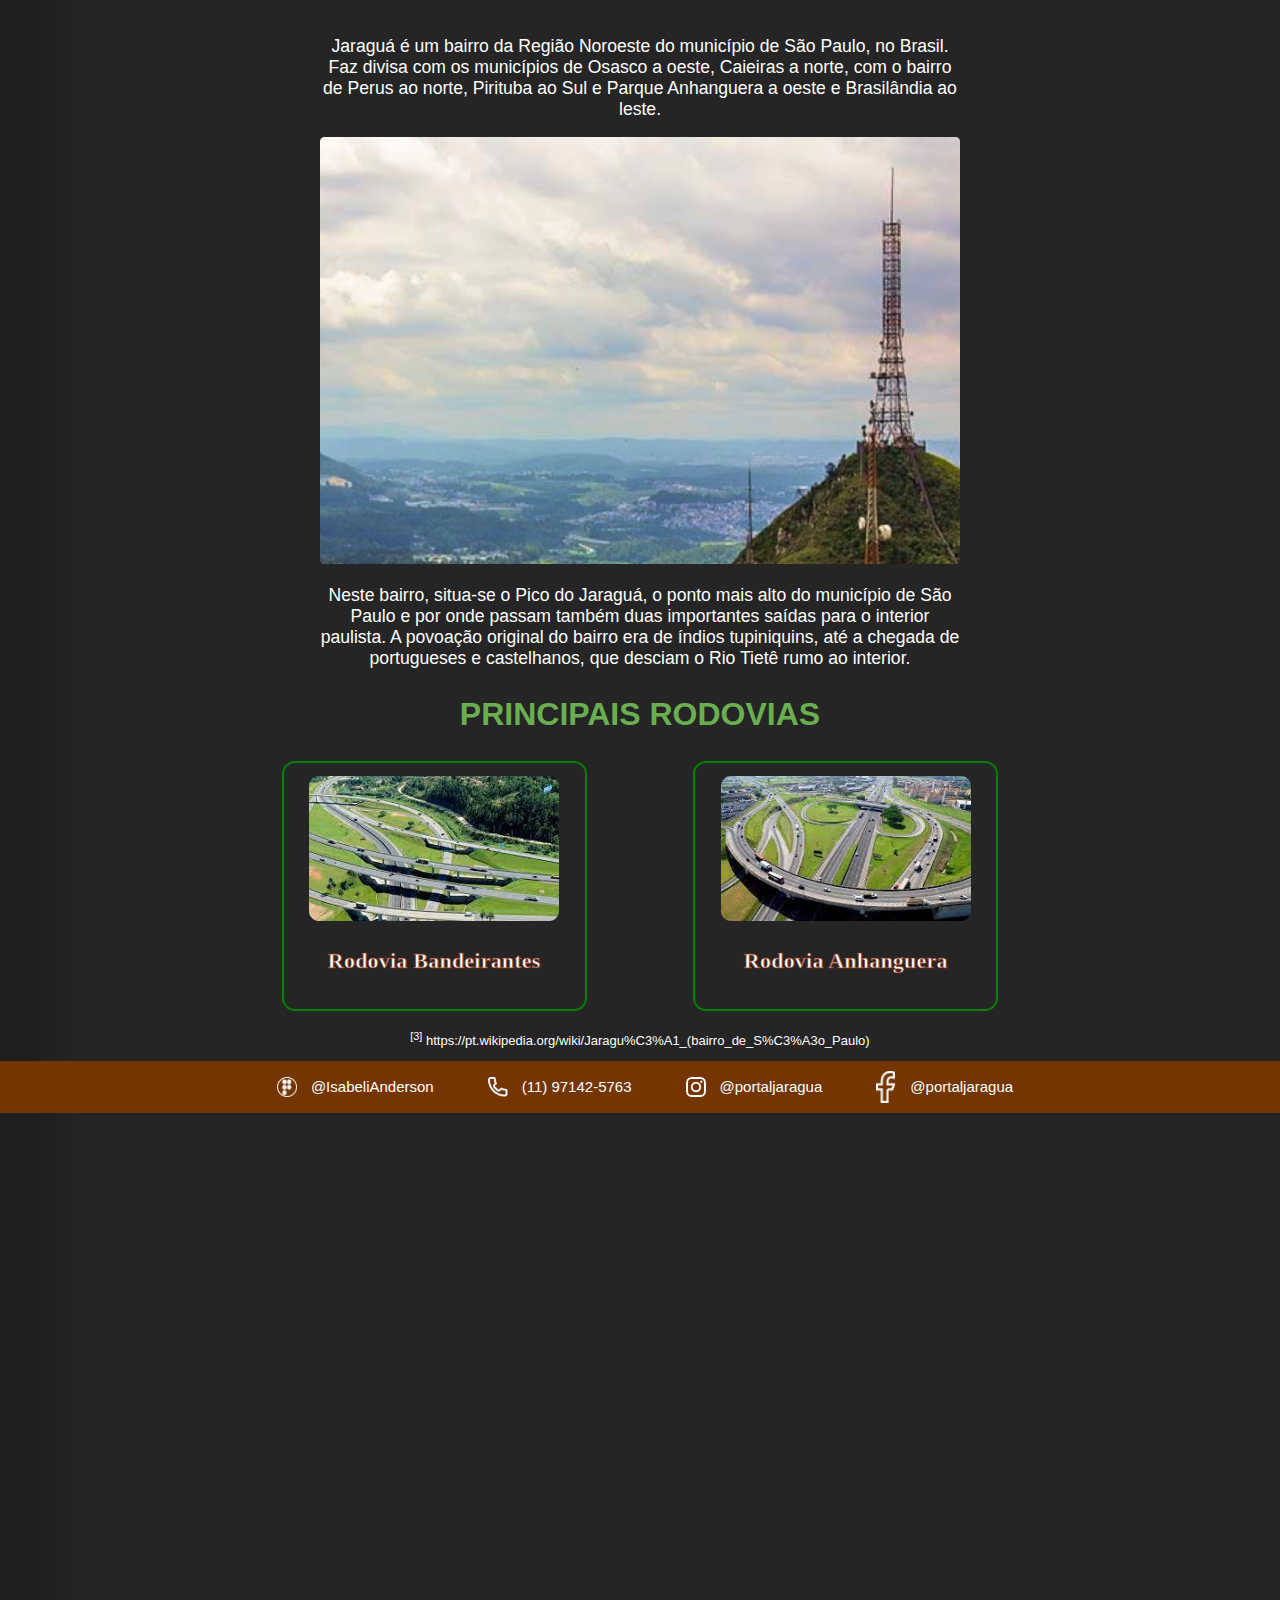
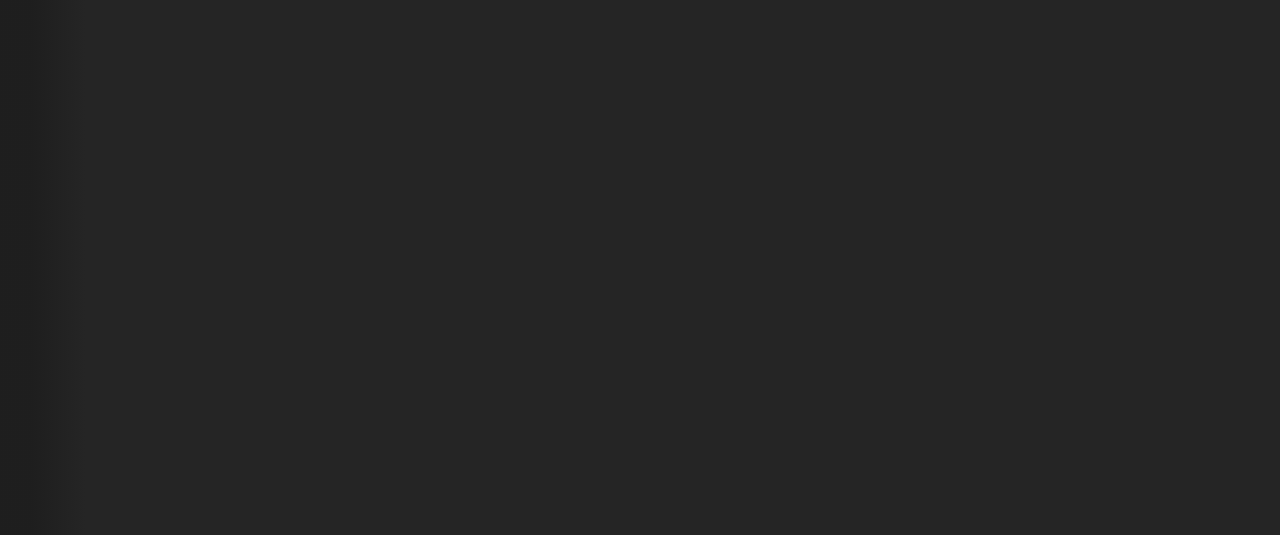
<file: site organizado/maps.html>
<!DOCTYPE html>
<html lang="pt-Br">
  <head>
    <meta charset="UTF-8" />
    <meta http-equiv="X-UA-Compatible" content="IE=edge" />
    <meta name="viewport" content="width=device-width, initial-scale=1.0" />
    <link href="http://fonts.cdnfonts.com/css/ribeye" rel="stylesheet" />
    <link href="http://fonts.cdnfonts.com/css/ribeye-marrow" rel="stylesheet" />
    <link href="http://fonts.cdnfonts.com/css/inter" rel="stylesheet" />
    <link href="http://fonts.cdnfonts.com/css/imprima" rel="stylesheet" />
    <link rel="stylesheet" href="style/menu.css" />
    <link rel="stylesheet" href="style/maps.css" />
    <link rel="stylesheet" href="style/rodape.css" />
    <link rel="shortcut icon" href="img/MENU E BASE IMG/icon.png" type="image/x-icon">
    <title>Site do Bairro</title>
    <style>
      nav li:nth-child(3) {
        border-bottom: 2px solid green;
      }
      aside {
        height: 415%;
      }
    </style>
  </head>
  <body>
    <header>
      <div class="logo">
        <img src="img/MENU E BASE IMG/LOGO.png" alt="" />
      </div>
      <nav>
        <ul>
          <li><a href="index.html">Home</a></li>
          <li><a href="historia.html">História</a></li>
          <li><a href="maps.html">Maps</a></li>
          <li><a href="locais.html">Locais Indicados</a></li>
        </ul>
      </nav>
      <div>
        <a href="logar.html"
          ><img src="img/MENU E BASE IMG/ICON LOGIN.png" alt="" class="login"
        /></a>
      </div>
    </header>
    <aside></aside>
    <main>
      <section>
        <div>
          <img src="img/MENU E BASE IMG/India.png" alt="" />
        </div>
        <div>
          <h1>Jaraguá</h1>
          <div class="local">
            <img src="img/MENU E BASE IMG/ICON LOCAL.png" alt="" />
            <p>São Paulo - Capital</p>
          </div>
        </div>
      </section>
      <section class="indice">
        <div>
          <h2>indice</h2>
          <ul>
            <li>
              <img src="img/indice.png" alt="" />
              <p><a href="#maps">Maps</a></p>
            </li>
            <li>
              <img src="img/indice.png" alt="" />
              <p><a href="#localidade">localidade</a></p>
            </li>
            <li>
              <img src="img/indice.png" alt="" />
              <p><a href="#rodovias">principais rodovías</a></p>
            </li>
          </ul>
        </div>
      </section>
      <section class="mapas" id="maps">
        <h2 class="titulo">Mapas</h2>
        <div>
          <iframe
            src="https://www.google.com/maps/embed?pb=!1m18!1m12!1m3!1d14639.57390238305!2d-46.7455566!3d-23.464306649999997!2m3!1f0!2f0!3f0!3m2!1i1024!2i768!4f13.1!3m3!1m2!1s0x94cefbf852826885%3A0xcc7d6f06ef686bbd!2sJaragu%C3%A1%2C%20S%C3%A3o%20Paulo%20-%20State%20of%20S%C3%A3o%20Paulo%2C%2002675-031!5e0!3m2!1sen!2sbr!4v1666804601779!5m2!1sen!2sbr"
            width="600"
            height="450"
            style="border: 0"
            allowfullscreen=""
            loading="lazy"
            referrerpolicy="no-referrer-when-downgrade"
          ></iframe>
          <p>https://goo.gl/maps/WnDMM65VCeaDPko78</p>
        </div>
      </section>
      <section class="localidade" id="localidade">
        <h2 class="titulo">LOCALIDADE</h2>
        <p>
          Jaraguá é um bairro da Região Noroeste do município de São Paulo, no
          Brasil. Faz divisa com os municípios de Osasco a oeste, Caieiras a
          norte, com o bairro de Perus ao norte, Pirituba ao Sul e Parque
          Anhanguera a oeste e Brasilândia ao leste.
        </p>
        <img src="img/MAPS IMG/pico-do-jaragua-sp 1.png" alt="" />
        <p>
          Neste bairro, situa-se o Pico do Jaraguá, o ponto mais alto do
          município de São Paulo e por onde passam também duas importantes
          saídas para o interior paulista. A povoação original do bairro era de
          índios tupiniquins, até a chegada de portugueses e castelhanos, que
          desciam o Rio Tietê rumo ao interior.
        </p>
      </section>
      <section class="rodovias" id="rodovias">
        <h2>Principais rodovias</h2>
        <table>
          <tr>
            <td>
              <img src="img/MAPS IMG/Rodovia Bandeirantes.png" alt="Rodovia Bandeirantes"/>
              <p class="text-rodovia">
                Rodovia Bandeirantes
              </p>
            </td>
            <td style="width: 4vw; border: 0px"></td>
            <td>
              <img src="img/MAPS IMG/Rodovia Anhanguera.png" alt="Rodovia Anhanguera"/>
              <p class="text-rodovia">
                Rodovia Anhanguera
              </p>
            </td>
          </tr>
        </table>
        <p class="fonte">
          <sup>[3]</sup>
          https://pt.wikipedia.org/wiki/Jaragu%C3%A1_(bairro_de_S%C3%A3o_Paulo)
        </p>
      </section>
    </main>
    <footer>
      <div>
        <img src="img/RODAPÉ/Figma Logo.png" alt="" />
        <p><a href="https://www.figma.com/@isabelianderson">@IsabeliAnderson</a></p>
      </div>
      <div>
        <img src="img/RODAPÉ/icon.png" alt="" />
        <p><a href="tel:11971425763">(11) 97142-5763</a></p>
      </div>
      <div>
        <img src="img/RODAPÉ/icon insta.png" alt="" />
        <p><a href="https://www.instagram.com/portaljaragua/">@portaljaragua</a></p>
      </div>
      <div>
        <img src="img/RODAPÉ/Facebook.png" alt="" />
        <p><a href="https://www.facebook.com/portaljaragua">@portaljaragua</a></p>
      </div>
    </footer>
  </body>
</html>
</file>
<file: site organizado/style/menu.css>
body{
    padding: 0;
    margin: 0;
    background-color: #252525;
}
header{
    top: 0;
    position: fixed;
    z-index: 5;
    background-color: #252525;
    width: 100%;
    display: table;
    text-transform: uppercase;
    border-bottom: 2px solid red;
}
header > *{
    display: table-cell;
    vertical-align: middle;
}
header .logo{
    padding-left: 20px;
}
header nav{
    float: right;
    width: 70%;
}
header li{
    display: inline-block;
    padding: 2px 20px 2px 20px;
}
header li:hover{
    background-color: #414141;
    transition: 0.7s;
    border-radius: 5px;
}
header a{
    font-family: 'Ribeye', sans-serif;
    text-decoration: none;
    font-size: 1.2em;
    color: white;
}
header li:hover{
    background-color: #414141;
    transition: 0.7s;
    border-radius: 5px;
}
aside{
    position: absolute;
    width: 100px;
    background: linear-gradient(270deg, rgba(26, 26, 26, 0.62) 32.35%, rgba(37, 37, 37, 0.69) 85.29%);
    transform: rotate(-180deg);
}
section{
    width: 100%;
}
section > div{
    width: 49%;
    display: inline-block;
    text-align: center;
    color: white;
    vertical-align: middle;
}
section h1{
    font-family: 'Ribeye Marrow', sans-serif;
    font-size: 7em;
    line-height: 0;
    font-weight: lighter;
    color: #69AF50;
}
.local > *{
    display: inline-block;
    vertical-align: middle;
    font-family: 'Inter', sans-serif;
    font-size: 1.5em;
    line-height: 0;
}
</file>
<file: site organizado/style/home.css>
.indice{
    width: 100%;
    text-align: center;
}
.indice p{
    font-size: 1.3em;
    text-transform: uppercase;
    font-family: 'Inter', sans-serif;
    font-weight: 300;
}
.indice span{
    font-size: 1.8em;
    font-weight: bold;
}
.indice div{
    width: 80%;
}
.indice ul{
    padding: 0;
}
.indice li{
    display: inline-block;
    padding-right: 100px;
    padding-left: 100px;
    vertical-align: middle;
}
.indice li ~ li{
    border-left: 2px solid orange;
}
article h2{
    font-size: 2.5em;
    text-align: center;
    font-family: 'Ribeye', sans-serif;
    text-transform: uppercase;
    color: #69AF50;
}
#home{
    margin: auto;
    color: white;
    width: 50%;
    border-collapse: collapse;
}

table tr ~ tr{
    border-top: 2px solid green;
}
table td{
    padding: 20px;
    font-size: 20px;
    font-family: 'Inter', sans-serif;
}
.fonte{
    text-align: center;
    color: white;
    font-family: 'Inter', sans-serif;
}
article{
    text-align: center;
}
</file>
<file: site organizado/style/rodape.css>
footer{
    position: relative;
    width: 100%;
    text-align: center;
    z-index: 1;
    background-color: #743500;
}
footer div{
    display: inline-block;
    margin: 0 20px 0 20px;
}
footer div > * {
    display: inline-block;
    vertical-align: middle;
    font-size: 15px;
}
footer img{
    width: 20px;
    padding: 10px;
}
footer a{
    text-decoration: none;
    color: white;
    font-family: 'Inter', sans-serif;
}
</file>
<file: site organizado/style/historia.css>
article h2{
    font-size: 2.5em;
    text-align: center;
    font-family: 'Ribeye', sans-serif;
    text-transform: uppercase;
    color: #69AF50;
}
#home{
    margin: auto;
    color: white;
    width: 50%;
    border-collapse: collapse;
}

table tr ~ tr{
    border-top: 2px solid green;
}
table td{
    padding: 20px;
    font-size: 20px;
    font-family: 'Inter', sans-serif;
}
.fonte{
    text-align: center;
    color: white;
    font-family: 'Inter', sans-serif;
}
article{
    text-align: center;
}
p a{
    color: white;
}

#historia{
    margin: auto;
    color: white;
    width: 80%;
    border-collapse: collapse;
}
</file>
<file: site organizado/style/locais.css>
main {
  text-align: center;
  scroll-behavior: smooth;
}
.indice {
  width: 100%;
  text-align: center;
}
.indice h2 {
  font-size: 1.8em;
  text-transform: uppercase;
  font-family: "Ribeye", sans-serif;
  font-weight: 300;
}
.indice div {
  width: 30%;
  border-top: 2px solid #39c607;
  border-bottom: 2px solid #39c607;
}
.indice ul {
  padding: 0;
  text-align: left;
}
.indice li {
  margin-left: 100px;
  padding: 10px 0 10px 0;
  list-style-type: none;
}
.indice li:hover{
  background-color: #414141;
  transition: 0.7s;
  border-radius: 10px;
}
.indice li > * {
  display: inline-block;
  text-transform: uppercase;
  vertical-align: middle;
}
.indice a {
  font-family: "Imprima", sans-serif;
  color: white;
  font-size: 1.2em;
  text-decoration: none;
}
.indice p {
  margin-left: 15px;
}
.titulo {
  font-size: 2.5em;
  font-family: "Ribeye", sans-serif;
  color: #69af50;
}

section table {
  display: inline-block;
}
section {
  text-align: center;
}
section table .card {
  color: white;
  border: 2px solid green;
  border-radius: 13px;
  padding-left: 2vw;
  padding-right: 2vw;
  padding-top: 1vw;
  padding-bottom: 1vw;
}
section h2 {
  font-size: 2em;
  text-align: center;
  font-family: "Ribeye", sans-serif;
  text-transform: uppercase;
  color: #69af50;
}
.fonte {
  text-align: center;
  color: white;
  font-family: "Inter", sans-serif;
  font-size: 13px;
}
.endereço img {
  float: left;
}
.cardmae .card {
  padding-left: 2vw;
  padding-right: 2vw;
  padding-top: 1vw;
  padding-bottom: 1vw;
}
.cardmae .card > img {
  width: 20vw;
}
.cardmae td {
    padding: 0 2.5vw;
}
</file>
<file: site organizado/style/login.css>
.formulario{
    margin-top: 20vh;
    text-align: center;
}
.formulario h2{
    font-family: 'Ribeye';
    font-style: normal;
    font-weight: 400;
    font-size: 40px;
    line-height: 55px;
    color: white;
    text-decoration: underline green 2px;
    margin:0px;
}
button a{
   font-style: white;
}
form{
    width: 30%;
    margin: auto;
    margin-top: 30px;
}
form div{
    width: 100%;
    text-align: left;
    color: white;
}
form input{
    width: 100%;
    margin: 10px 0 10px 0;
    padding: 8px;
}
form div > *{
    display: block;
}
.retangulo{
    width: 708px;
    height: 48px;
    background-color: white;
    border-radius: 5px;
}
.formulario button{
    margin: 150px;
    width: 212px;
    background-color: #743500;
    font-family: 'Ribeye';
    font-weight: 400;
    font-size: 32px;
    color: white;
    border: 0px;
    border-radius: 5px;
}
.formulario p{
    margin:0px;
}

.entrar a{
    color: white;
    text-transform: capitalize;
    text-decoration: none;
}
</file>
<file: site organizado/style/maps.css>
main {
  text-align: center;
  scroll-behavior: smooth;
}
.indice {
  width: 100%;
  text-align: center;
}
.indice h2 {
  font-size: 1.8em;
  text-transform: uppercase;
  font-family: "Ribeye", sans-serif;
  font-weight: 300;
}
.indice div {
  width: 30%;
  border-top: 2px solid #39c607;
  border-bottom: 2px solid #39c607;
}
.indice ul {
  padding: 0;
  text-align: left;
}
.indice li {
  margin-left: 100px;
  padding: 10px 0 10px 0;
  list-style-type: none;
}
.indice li > * {
  display: inline-block;
  text-transform: uppercase;
  vertical-align: middle;
}
.indice a {
  font-family: "Imprima", sans-serif;
  color: white;
  font-size: 1.2em;
  text-decoration: none;
}
.indice p {
  margin-left: 15px;
}
.titulo {
  font-size: 2.5em;
  font-family: "Ribeye", sans-serif;
  color: #69af50;
}
.mapas p {
  color: white;
  font-size: 1em;
  font-family: "Inter";
}
.localidade {
  text-align: center;
  color: white;
  width: 50%;
  margin: auto;
}
.localidade p {
  font-size: 1.1em;
  font-family: "Inter", sans-serif;
}
.localidade img {
  width: 100%;
}
section table {
  display: inline-block;
}
asection {
  text-align: center;
}
section table td {
  color: white;
  border: 2px solid green;
  border-radius: 13px;
  padding-left: 2vw;
  padding-right: 2vw;
  padding-top: 1vw;
  padding-bottom: 1vw;
}
section h2 {
  font-size: 2em;
  text-align: center;
  font-family: "Ribeye", sans-serif;
  text-transform: uppercase;
  color: #69af50;
}
.fonte {
  text-align: center;
  color: white;
  font-family: "Inter", sans-serif;
  font-size: 13px;
}
.text-rodovia{
  font-weight: bold;
  font-family: 'Inter';
  font-style: normal;
  font-weight: 600;
  font-size: 22px;
  line-height: 27px;
  text-align: center;
  letter-spacing: 0.01em;
  -webkit-text-stroke: 1px rgba(131, 40, 9, 0.73);
}
</file>
